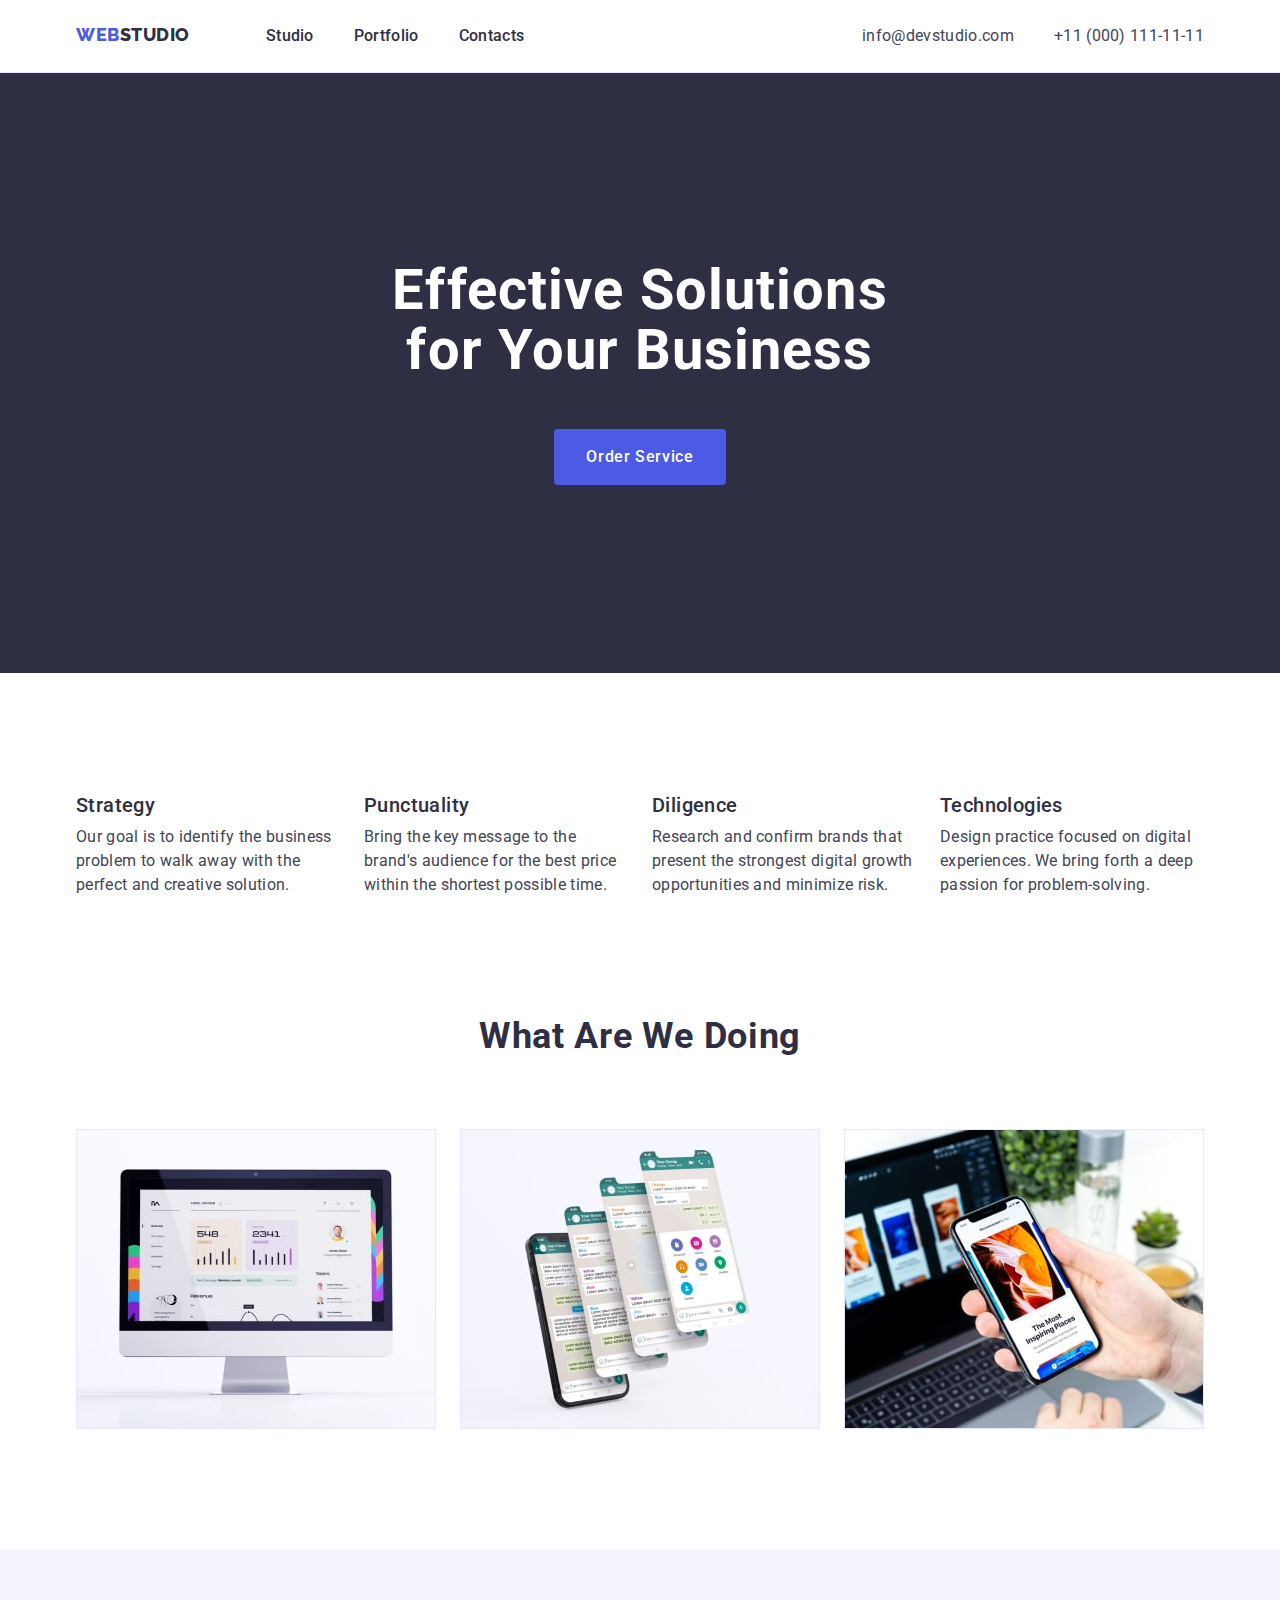
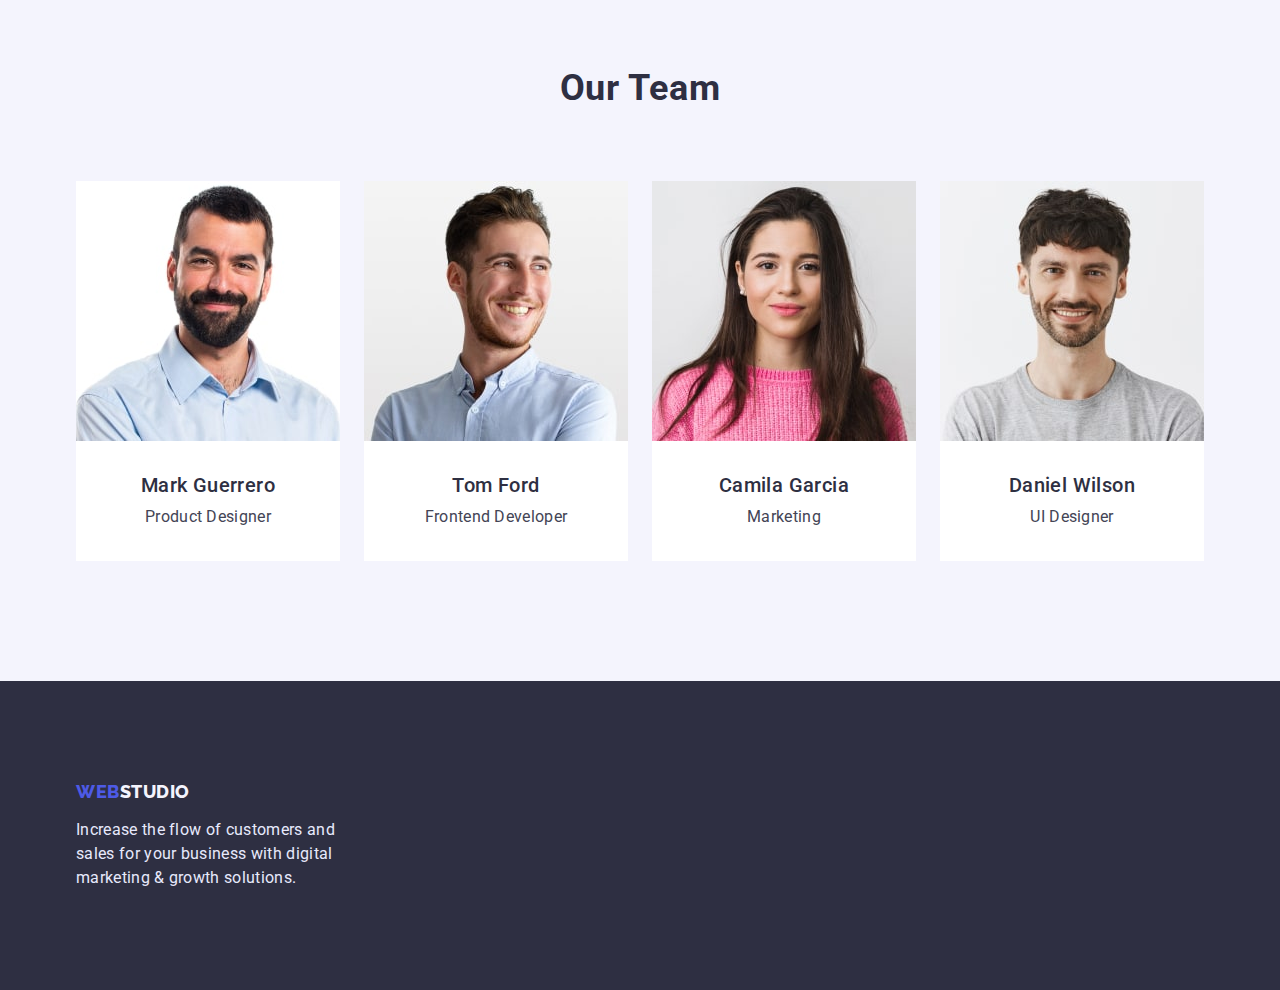
<file: index.html>
<!DOCTYPE html>
<html lang="en">
  <head>
    <meta charset="UTF-8" />
    <meta http-equiv="X-UA-Compatible" content="IE=edge" />
    <meta name="viewport" content="width=device-width, initial-scale=1.0" />
    <title>Webstudio</title>
    <link
      rel="stylesheet"
      href="https://cdn.jsdelivr.net/npm/modern-normalize@1.1.0/modern-normalize.min.css"
    />
    <link rel="stylesheet" href="./css/style.css" />
    <link rel="preconnect" href="https://fonts.googleapis.com" />
    <link rel="preconnect" href="https://fonts.gstatic.com" crossorigin />
    <link
      href="https://fonts.googleapis.com/css2?family=Montserrat:wght@400;700&family=Raleway:wght@800&family=Roboto:wght@400;500;700;900&display=swap"
      rel="stylesheet"
    />
  </head>
  <body class="body">
    <header class="header">
      <div class="container header-content">
        <nav class="header-nav">
          <!-- LOGO -->
          <a class="logo-page link" href="./index.html"
            >Web<span class="logo-page-studio">Studio</span></a
          >
          <!-- MENU -->
          <ul class="header-list list">
            <li class="menu-item">
              <a class="menu-link link" href="./index.html">Studio</a>
            </li>
            <li class="menu-item">
              <a class="menu-link link" href="./portfolio.html">Portfolio</a>
            </li>
            <li class="menu-item">
              <a class="menu-link link" href="">Contacts</a>
            </li>
          </ul>
        </nav>
        <!-- ADDRES -->
        <address class="contacts">
          <ul class="contacts-list list">
            <li class="contact-item">
              <a class="contact-link mail link" href="mailto:info@devstudio.com"
                >info@devstudio.com</a
              >
            </li>
            <li class="contact-item">
              <a class="contact-link phone link" href="tel:+110001111111"
                >+11 (000) 111-11-11</a
              >
            </li>
          </ul>
        </address>
      </div>
    </header>
    <main>
      <!-- HERO -->
      <section class="hero">
        <div class="container hero-content">
          <h1 class="hero-title">Effective Solutions for Your Business</h1>
          <button class="hero-btn" type="button">Order Service</button>
        </div>
      </section>
      <!-- ADVANTAGES -->
      <section class="advantages">
        <div class="container advantages-content">
          <h2 class="section-advantages" hidden>Advantages</h2>
          <ul class="list-page list">
            <li class="advantages-items list-positiv">
              <h3 class="page-title">Strategy</h3>
              <p class="page-desc">
                Our goal is to identify the business problem to walk away with
                the perfect and creative solution.
              </p>
            </li>
            <li class="advantages-items list-positiv">
              <h3 class="page-title">Punctuality</h3>
              <p class="page-desc">
                Bring the key message to the brand's audience for the best price
                within the shortest possible time.
              </p>
            </li>
            <li class="advantages-items list-positiv">
              <h3 class="page-title">Diligence</h3>
              <p class="page-desc">
                Research and confirm brands that present the strongest digital
                growth opportunities and minimize risk.
              </p>
            </li>
            <li class="advantages-items list-positiv">
              <h3 class="page-title">Technologies</h3>
              <p class="page-desc">
                Design practice focused on digital experiences. We bring forth a
                deep passion for problem-solving.
              </p>
            </li>
          </ul>
        </div>
      </section>
      <!-- WHAT ARE WE DOING -->
      <section class="work-example">
        <div class="container">
          <h2 class="caption-section">What are we doing</h2>
          <ul class="list-page list">
            <li class="work-items">
              <a href=""
                ><img
                  class="work-img"
                  src="./images/screen-img.jpg"
                  alt="screen"
                  width="360"
              /></a>
            </li>
            <li class="work-items">
              <a href=""
                ><img
                  class="work-img"
                  src="./images/addition-img.jpg"
                  alt="addition"
                  width="360"
                  height="300"
              /></a>
            </li>
            <li class="work-items">
              <a href=""
                ><img
                  class="work-img"
                  src="./images/phone-img.jpg"
                  alt="phone"
                  width="360"
                  height="300"
              /></a>
            </li>
          </ul>
        </div>
      </section>
      <!-- OUR TEAM -->
      <section class="work-items-bc">
        <div class="container work-items-sections">
          <h2 class="caption-section">Our Team</h2>
          <ul class="list-page list team-chous">
            <li class="chous">
              <img
                class="work-img card-work"
                src="./images/team-card-1-img.jpg"
                alt="team-card-1"
                width="264"
                height="260"
              />
              <div class="card-descriotion">
                <h3 class="page-title">Mark Guerrero</h3>
                <p class="page-desc team">Product Designer</p>
              </div>
            </li>
            <li class="chous">
              <img
                class="work-img card-work"
                src="./images/team-card-2-img.jpg"
                alt="team-card-2"
                width="264"
                height="260"
              />
              <div class="card-descriotion">
                <h3 class="page-title">Tom Ford</h3>
                <p class="page-desc team">Frontend Developer</p>
              </div>
            </li>
            <li class="chous">
              <img
                class="work-img card-work"
                src="./images/team-card-3-img.jpg"
                alt="team-card-3"
                width="264"
                height="260"
              />
              <div class="card-descriotion">
                <h3 class="page-title">Camila Garcia</h3>
                <p class="page-desc team">Marketing</p>
              </div>
            </li>
            <li class="chous">
              <img
                class="work-img card-work"
                src="./images/team-card-4-img.jpg"
                alt="team-card-4"
                width="264"
                height="260"
              />
              <div class="card-descriotion">
                <h3 class="page-title">Daniel Wilson</h3>
                <p class="page-desc team">UI Designer</p>
              </div>
            </li>
          </ul>
        </div>
      </section>
    </main>
    <!-- FOOTER -->
    <footer class="footer">
      <div class="container">
        <div class="footer-style">
          <a class="logo-page link logo-footer" href="./index.html"
            >Web<span class="logo-page-footer">Studio</span></a
          >
          <p class="page-desc last">
            Increase the flow of customers and sales for your business with
            digital marketing & growth solutions.
          </p>
        </div>
      </div>
    </footer>
  </body>
</html>
</file>
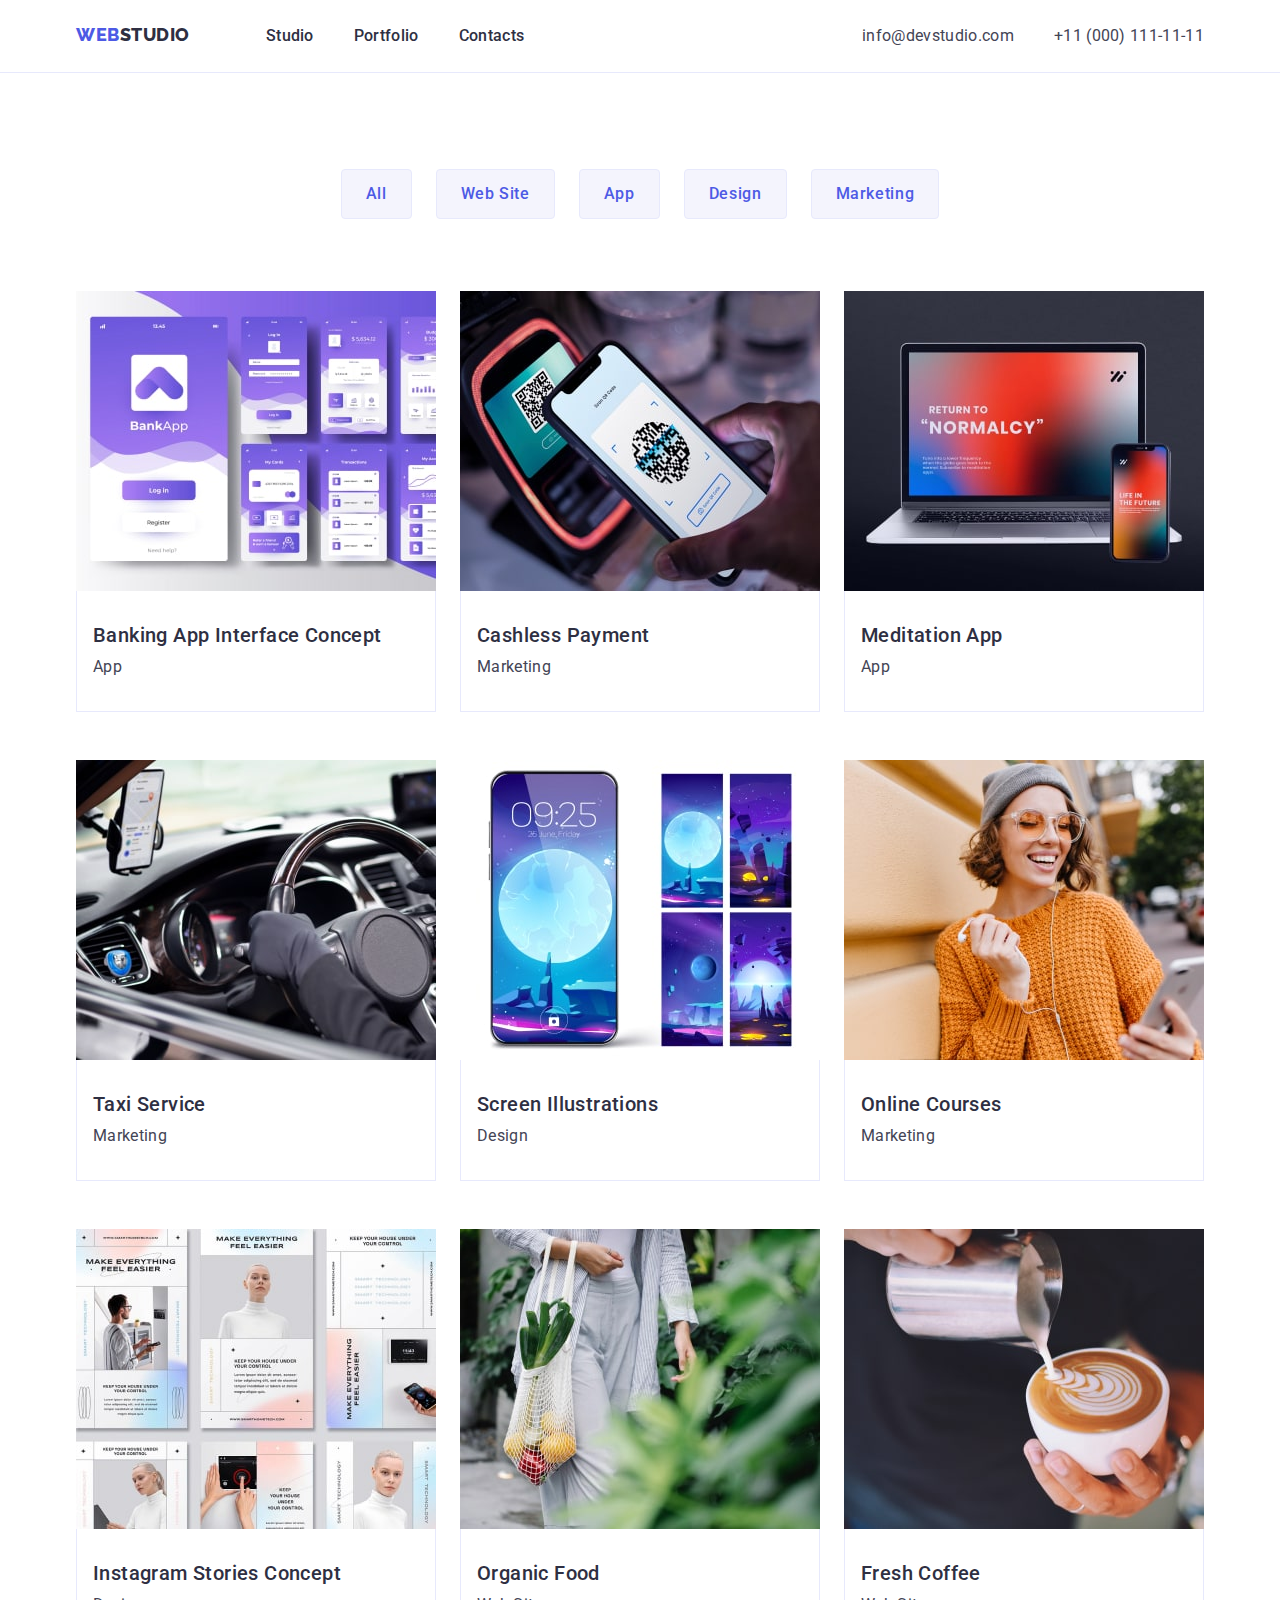
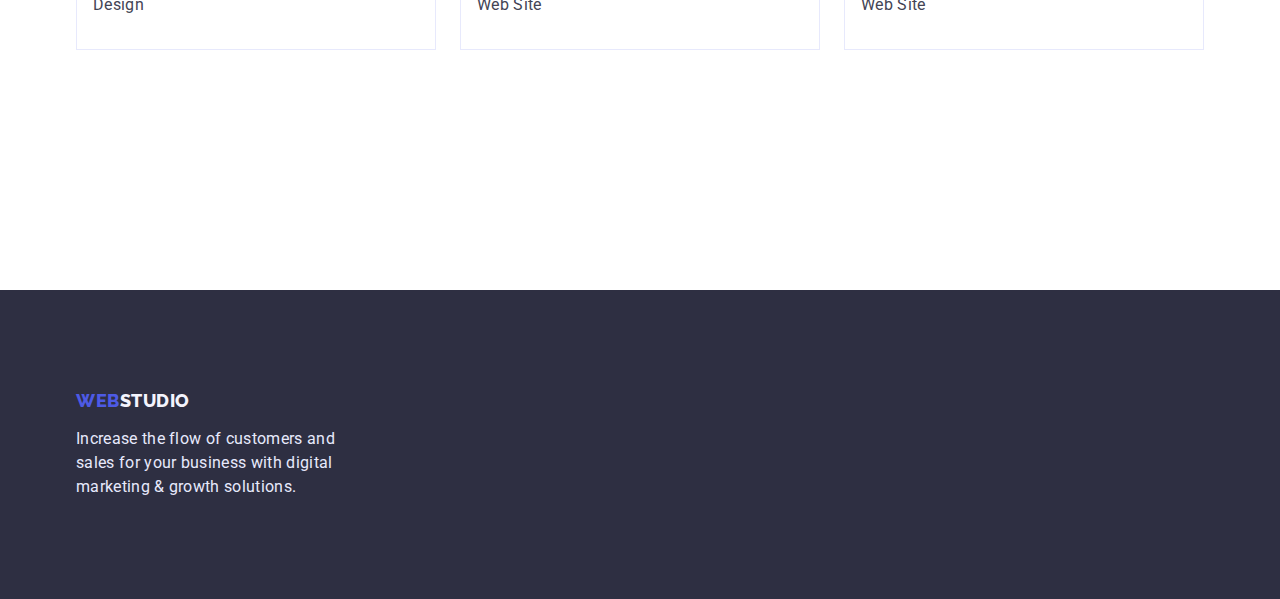
<file: portfolio.html>
<!DOCTYPE html>
<html lang="en">
  <head>
    <meta charset="UTF-8" />
    <meta http-equiv="X-UA-Compatible" content="IE=edge" />
    <meta name="viewport" content="width=device-width, initial-scale=1.0" />
    <title>Webstudio</title>
    <link
      rel="stylesheet"
      href="https://cdn.jsdelivr.net/npm/modern-normalize@1.1.0/modern-normalize.min.css"
    />
    <link rel="stylesheet" href="./css/style.css" />
    <link rel="preconnect" href="https://fonts.googleapis.com" />
    <link rel="preconnect" href="https://fonts.gstatic.com" crossorigin />
    <link
      href="https://fonts.googleapis.com/css2?family=Montserrat:wght@400;700&family=Raleway:wght@800&family=Roboto:wght@400;500;700;900&display=swap"
      rel="stylesheet"
    />
  </head>
  <body class="body">
    <header class="header">
      <div class="container header-content">
        <nav class="header-nav">
          <!-- LOGO -->
          <a class="logo-page link" href="./index.html"
            >Web<span class="logo-page-studio">Studio</span></a
          >
          <!-- MENU -->
          <ul class="header-list list">
            <li class="menu-item">
              <a class="menu-link link" href="./index.html">Studio</a>
            </li>
            <li class="menu-item">
              <a class="menu-link link" href="./portfolio.html">Portfolio</a>
            </li>
            <li class="menu-item">
              <a class="menu-link link" href="">Contacts</a>
            </li>
          </ul>
        </nav>
        <!-- ADDRES -->
        <address class="contacts">
          <ul class="contacts-list list">
            <li class="contact-item">
              <a class="contact-link mail link" href="mailto:info@devstudio.com"
                >info@devstudio.com</a
              >
            </li>
            <li class="contact-item">
              <a class="contact-link phone link" href="tel:+110001111111"
                >+11 (000) 111-11-11</a
              >
            </li>
          </ul>
        </address>
      </div>
    </header>
    <main>
      <section class="btn-section">
        <div class="container">
          <h1 hidden>Filter-foto</h1>
          <!--  -->
          <ul class="btn-list list">
            <li class="btn-item">
              <button class="btn-portfolio" type="button">All</button>
            </li>
            <li class="btn-item">
              <button class="btn-portfolio" type="button">Web Site</button>
            </li>
            <li class="btn-item">
              <button class="btn-portfolio" type="button">App</button>
            </li>
            <li class="btn-item">
              <button class="btn-portfolio" type="button">Design</button>
            </li>
            <li class="btn-item l">
              <button class="btn-portfolio" type="button">Marketing</button>
            </li>
          </ul>
        </div>
        <div class="container examples-list">
          <ul class="list-page list-page-portfolio list">
            <li class="work-items link">
              <a class="link" href="">
                <img
                  class="work-img"
                  src="./images/images-portfolio/bank-app.jpg"
                  alt="bank-app"
                  width="360"
                  height="300"
                />
                <div class="card-text">
                  <h2 class="page-title title-subject">
                    Banking App Interface Concept
                  </h2>
                  <p class="page-desc text-chose">App</p>
                </div>
              </a>
            </li>
            <li class="work-items link">
              <a class="link" href=""
                ><img
                  class="work-img"
                  src="./images/images-portfolio/cashles-payment.jpg"
                  alt="cashles-payment"
                  width="360"
                  height="300"
                />
                <div class="card-text">
                  <h2 class="page-title title-subject">Cashless Payment</h2>
                  <p class="page-desc text-chose">Marketing</p>
                </div>
              </a>
            </li>
            <li class="work-items link">
              <a class="link" href="">
                <img
                  class="work-img portf-link"
                  src="./images/images-portfolio/meditaion-app.jpg"
                  alt="meditaion-app"
                  width="360"
                  height="300"
                />
                <div class="card-text">
                  <h2 class="page-title title-subject">Meditation App</h2>
                  <p class="page-desc text-chose">App</p>
                </div>
              </a>
            </li>
            <li class="work-items link">
              <a class="link" href=""
                ><img
                  class="work-img portf-link"
                  src="./images/images-portfolio/taxi-service.jpg"
                  alt="taxi-service"
                  width="360"
                  height="300"
                />
                <div class="card-text">
                  <h2 class="page-title title-subject">Taxi Service</h2>
                  <p class="page-desc text-chose">Marketing</p>
                </div>
              </a>
            </li>
            <li class="work-items link">
              <a class="link" href=""
                ><img
                  class="work-img portf-link"
                  src="./images/images-portfolio/screen-illustration.jpg"
                  alt="screen-illustration"
                  width="360"
                  height="300"
                />
                <div class="card-text">
                  <h2 class="page-title title-subject">Screen Illustrations</h2>
                  <p class="page-desc text-chose">Design</p>
                </div>
              </a>
            </li>
            <li class="work-items link">
              <a class="link" href=""
                ><img
                  class="work-img portf-link"
                  src="./images/images-portfolio/online-courses.jpg"
                  alt="girl"
                  width="360"
                  height="300"
                />
                <div class="card-text">
                  <h2 class="page-title title-subject">Online Courses</h2>
                  <p class="page-desc text-chose">Marketing</p>
                </div>
              </a>
            </li>
            <li class="work-items link">
              <a class="link" href=""
                ><img
                  class="work-img"
                  src="./images/images-portfolio/instagram-stories.jpg"
                  alt="instagram-stories"
                  width="360"
                  height="300"
                />
                <div class="card-text">
                  <h2 class="page-title title-subject">
                    Instagram Stories Concept
                  </h2>
                  <p class="page-desc text-chose">Design</p>
                </div>
              </a>
            </li>
            <li class="work-items link">
              <a class="link" href=""
                ><img
                  class="work-img"
                  src="./images/images-portfolio/organic-food.jpg"
                  alt="organic-food"
                  width="360"
                  height="300"
                />
                <div class="card-text">
                  <h2 class="page-title title-subject">Organic Food</h2>
                  <p class="page-desc text-chose">Web Site</p>
                </div>
              </a>
            </li>
            <li class="work-items link">
              <a class="link" href=""
                ><img
                  class="work-img"
                  src="./images/images-portfolio/fresh-coffee.jpg"
                  alt="fresh-coffee"
                  width="360"
                  height="300"
                />
                <div class="card-text">
                  <h2 class="page-title title-subject">Fresh Coffee</h2>
                  <p class="page-desc text-chose">Web Site</p>
                </div>
              </a>
            </li>
          </ul>
        </div>
      </section>
    </main>
    <footer class="footer">
      <div class="container">
        <div class="footer-style">
          <a class="logo-page link logo-footer" href="./index.html"
            >Web<span class="logo-page-footer">Studio</span></a
          >
          <p class="page-desc last">
            Increase the flow of customers and sales for your business with
            digital marketing & growth solutions.
          </p>
        </div>
      </div>
    </footer>
  </body>
</html>
</file>
<file: css/style.css>
.link {
  text-decoration: none;
}
.list {
  list-style: none;
  margin: 0;
}
.body {
  font-family: "Roboto", sans-serif;
  font-weight: 400;
  font-style: normal;
  color: var(--body-color);
}
img {
  display: block;
}
p,
h1,
h2,
h3,
h4,
h5,
h6 {
  margin: 0;
}
ul {
  padding-left: 0;
  margin: 0;
}
/*============= variables================== */
:root {
  --brand-color: #4d5ae5;
  --brand-lite-color: #2e2f42;
  --body-color: #434455;
  --btn-color: #f4f4fd;
  --hover-color: #404bbf;
  --hero-color: #ffffff;
  --last-color: #e7e9fc;
  --logo-footer-color: #f4f4fd;
  --card-color: #ffffff;
}

/*  =================== HEAD  =================== */
.header-list {
  display: flex;
}

.header {
  background-color: var(--hero-color);
  border-bottom: 1px solid var(--last-color);
}
.container {
  /* outline: solid 5px palevioletred; */
  margin: 0 auto;
  width: 1158px;
  padding-left: 15px;
  padding-right: 15px;
}
.header-content {
  display: flex;
  padding-top: 24px;
  padding-bottom: 24px;
  justify-content: flex-start;
}
.header-nav {
  display: flex;
}
/* ==============LOGO=================== */
.logo-page {
  font-family: "Raleway", sans-serif;
  font-weight: 800;
  font-size: 18px;
  line-height: 1.17;
  letter-spacing: 0.03em;
  text-transform: uppercase;
  color: var(--brand-color);
  display: block;
  margin-right: 76px;
}
.logo-page-studio {
  color: var(--brand-lite-color);
}
.logo-page-footer {
  color: var(--logo-footer-color);
}
/* =======================MENU=========================== */
.menu-link {
  font-weight: 500;
  font-size: 16px;
  line-height: 1.5;
  letter-spacing: 0.02em;
  color: var(--brand-lite-color);
}
.menu-link:hover,
.menu-link:focus {
  color: var(--hover-color);
}
.menu-item {
  margin-right: 40px;
}
.menu-item:last-child {
  margin-right: 0;
}
/* =====================ADDRES============================= */
.contacts {
  font-style: normal;
  margin-left: auto;
}

.contact-link {
  font-size: 16px;
  line-height: 1.5;
  letter-spacing: 0.02em;
  color: var(--body-color);
}
.contacts-list {
  margin: 0;
  padding: 0;
  display: flex;
}

.contact-link:hover,
.contact-link:focus {
  color: var(--hover-color);
}
.contact-item {
  margin-right: 40px;
}
.contact-item:last-child {
  margin-right: 0;
}
/* ======================HERO========================== */
.hero-title {
  font-weight: 700;
  font-size: 56px;
  line-height: 1.07;
  letter-spacing: 0.02em;
  max-width: 496px;
  color: var(--hero-color);
  margin-top: 0;
  margin-left: auto;
  margin-right: auto;
  margin-bottom: 48px;
}
.hero-btn {
  font-family: "Roboto", sans-serif;
  font-weight: 500;
  font-size: 16px;
  min-width: 169px;
  line-height: 1.5;
  display: flex;
  align-items: center;
  letter-spacing: 0.04em;
  color: var(--hero-color);
  background: var(--brand-color);
  cursor: pointer;
  border-radius: 4px;
  padding: 16px 32px;
  display: block;
  border: none;
  margin: 0 auto;
}
.hero-btn:hover,
.hero-btn:focus {
  background: var(--hover-color);
}
.hero {
  background: var(--brand-lite-color);
  padding-top: 188px;
  padding-bottom: 188px;
  text-align: center;
}

/* ==================ADVANTAGES================ */

.advantages {
  padding-top: 120px;
  padding-bottom: 120px;
}

.page-title {
  font-weight: 500;
  font-size: 20px;
  line-height: 1.2;
  letter-spacing: 0.02em;
  color: var(--brand-lite-color);
  margin-bottom: 8px;
}
.page-desc {
  font-size: 16px;
  line-height: 1.5;
  letter-spacing: 0.02em;
  color: var(--body-color);
}

.list-page .advantages-items + .advantages-items {
  margin-left: 24px;
}

/* ========================== WHAT ARE WE DOING=================*/
.caption-section {
  font-weight: 700;
  font-size: 36px;
  line-height: 1.11;
  letter-spacing: 0.02em;
  text-transform: capitalize;
  text-align: center;
  color: var(--brand-lite-color);
  margin-top: 0;
  margin-bottom: 72px;
}
.work-example {
  padding-bottom: 120px;
}
/* ============================OUR TEAM========================= */
.chous {
  margin-right: 24px;
  background-color: var(--card-color);
  text-align: center;
}
.chous:nth-child(4n) {
  margin-right: 0;
}

.work-items-bc {
  background: var(--logo-footer-color);
  padding-top: 120px;
  padding-bottom: 120px;
}

.card-descriotion {
  padding: 32px 0;
}
/* ======================PAGE PORTFOLIO=========================== */
.btn-section {
  padding-top: 96px;
  padding-bottom: 120px;
}
.page-two {
  margin-bottom: 96px;
}
.btn-list {
  display: flex;
  justify-content: center;
  margin-bottom: 72px;
}
.btn-all-item {
  color: var(--hero-color);
}

.btn-portfolio {
  font-family: "Roboto", sans-serif;
  font-weight: 500;
  font-size: 16px;
  line-height: 1.5;
  display: flex;
  align-items: center;
  text-align: center;
  letter-spacing: 0.04em;
  color: var(--brand-color);
  cursor: pointer;
  background: var(--btn-color);
  border-radius: 4px;
  padding: 12px 24px;
  border: 1px solid var(--last-color);
}
.btn-portfolio:hover,
.btn-portfolio:focus {
  color: var(--hero-color);
  background: var(--hover-color);
}
.btn-list .btn-item + .btn-item {
  margin-left: 24px;
}

.list-page {
  display: flex;
  padding-left: 0;
}
.list-page-portfolio {
  flex-wrap: wrap;
}
.list-positiv {
  width: 264px;
}

.work-items {
  width: 360px;
  margin-right: 24px;
  margin-bottom: 48px;
}
.card-text {
  border: 1px solid var(--last-color);
  border-width: 0px 1px 1px 1px;
  padding: 32px 16px;
}
.examples-list {
  margin-bottom: 120px;
}
.work-items:nth-child(3n) {
  margin-right: 0;
}
.work-items:nth-last-child(-n + 3) {
  margin-bottom: 0;
}
.title-subject {
  margin-bottom: 8px;
}

/* ============================FOOTER============================== */
.footer-style {
  background: var(--brand-lite-color);
  width: 264px;
}
.footer {
  background: var(--brand-lite-color);
  padding-top: 100px;
  padding-bottom: 100px;
}
.logo-footer {
  margin-bottom: 16px;
}

.last {
  color: var(--last-color);
  width: 264px;
}
</file>
